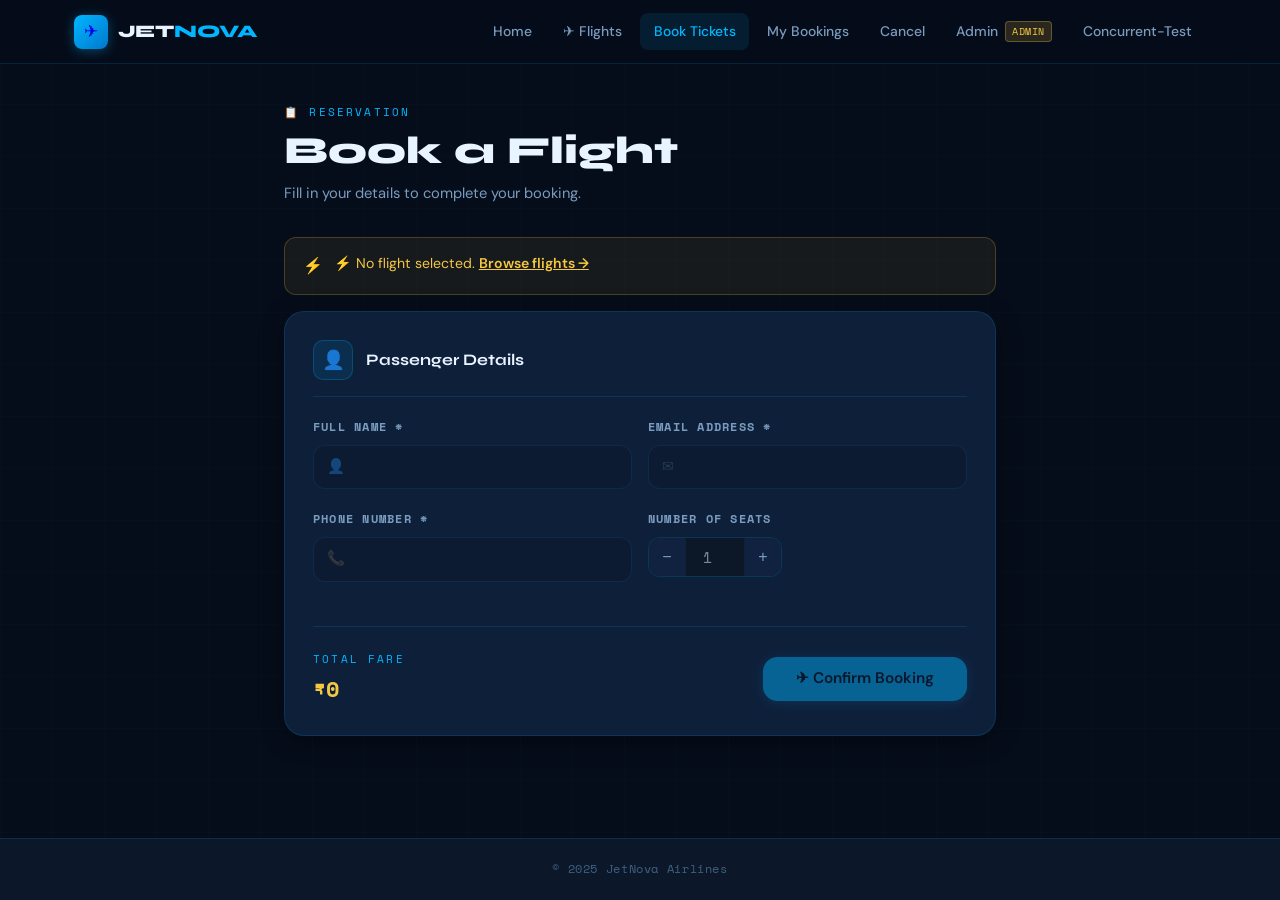
<file: target/airline-booking-system-0.0.1-SNAPSHOT/pages/booking.html>
<!DOCTYPE html>
<html lang="en">
<head>
  <meta charset="UTF-8" />
  <meta name="viewport" content="width=device-width, initial-scale=1.0" />
  <title>JetNova Airlines — Book a Flight</title>
  <link rel="stylesheet" href="../css/style.css" />
  <link rel="stylesheet" href="../css/navbar.css" />
  <link rel="stylesheet" href="../css/forms.css" />
  <link rel="icon" type="image/svg+xml" href="../favicon.svg" />
</head>
<body>
<div class="page-wrapper">
  <nav class="navbar">
    <div class="navbar-inner">
      <a href="index.html" class="navbar-brand"><div class="brand-icon">✈</div><span class="brand-name">JET<span>NOVA</span></span></a>
      <button class="navbar-toggle" id="navbar-toggle">☰</button>
      <ul class="navbar-nav" id="navbar-nav">
        <li><a class="nav-link" href="index.html" data-page="home"> Home</a></li>
        <li><a class="nav-link" href="flights.html" data-page="flights">✈ Flights</a></li>
        <li><a class="nav-link" href="booking.html" data-page="booking"> Book Tickets</a></li>
        <li><a class="nav-link" href="my-bookings.html" data-page="my-bookings">My Bookings</a></li>
        <li><a class="nav-link" href="cancel.html" data-page="cancel"> Cancel</a></li>
        <li><a class="nav-link" href="revenue.html" data-page="revenue"> Admin <span class="nav-badge">ADMIN</span></a></li>
        <li><a class="nav-link" href="concurrent-test.html" data-page="concurrent">Concurrent-Test</a></li>
      </ul>
    </div>
  </nav>

  <main class="main-content">
    <div class="container" style="max-width:760px">
      <span class="section-label">📋 Reservation</span>
      <h1 class="page-title">Book a Flight</h1>
      <p class="page-subtitle">Fill in your details to complete your booking.</p>

      <!-- Alert -->
      <div id="pageAlert" class="alert hidden"></div>

      <!-- Flight info card -->
      <div id="flightCard" class="card hidden" style="margin-bottom:1.75rem">
        <div class="card-header">
          <div class="card-icon">✈</div>
          <span class="card-title">Selected Flight</span>
          <a href="flights.html" class="btn btn-ghost btn-sm" style="margin-left:auto">Change →</a>
        </div>
        
          <div>
            <div class="info-row"><span class="info-label">Flight ID</span><span class="info-value mono text-cyan" id="fc-flight-id">—</span></div>
            <div class="info-row"><span class="info-label">Number</span><span class="info-value mono" id="fc-flight-number">—</span></div>
            <div class="info-row"><span class="info-label">Route</span><span class="info-value td-route" id="fc-route">—</span></div>
          </div>
          <div>
            <div class="info-row"><span class="info-label">Price/seat</span><span class="info-value price-tag" id="fc-price">—</span></div>
            <div class="info-row"><span class="info-label">Available</span><span class="info-value" id="fc-seats">—</span></div>
          </div>
    
      </div>

      <!-- Booking form -->
      <div class="card">
        <div class="card-header">
          <div class="card-icon">👤</div>
          <span class="card-title">Passenger Details</span>
        </div>
        <form id="bookingForm" novalidate>
          <div class="form-row">
            <div class="form-group">
              <label class="form-label" for="passengerName">Full Name *</label>
              <div class="input-wrapper">
                <span class="input-icon">👤</span>
                <input class="form-control" type="text" id="passengerName" required />
              </div>
            </div>
            <div class="form-group">
              <label class="form-label" for="passengerEmail">Email Address *</label>
              <div class="input-wrapper">
                <span class="input-icon">✉</span>
                <input class="form-control" type="email" id="passengerEmail" required />
              </div>
            </div>
          </div>
          <div class="form-row">
            <div class="form-group">
              <label class="form-label" for="passengerPhone">Phone Number *</label>
              <div class="input-wrapper">
                <span class="input-icon">📞</span>
                <input class="form-control" type="tel" id="passengerPhone"  required />
              </div>
            </div>
            <div class="form-group">
              <label class="form-label" for="numSeats">Number of Seats</label>
              <div class="seats-input-wrapper">
                <button type="button" class="seats-btn" id="seatsMinus">−</button>
                <input class="form-control" type="number" id="numSeats" value="1" min="1" max="10" />
                <button type="button" class="seats-btn" id="seatsPlus">+</button>
              </div>
            </div>
          </div>

          <hr class="divider" />
          <div style="display:flex;justify-content:space-between;align-items:center;flex-wrap:wrap;gap:1rem">
            <div>
              <span class="section-label" style="margin-bottom:0.2rem">Total Fare</span>
              <div class="price-tag" id="pricePreview">₹0</div>
            </div>
            <button type="submit" class="btn btn-primary btn-lg" id="btnBook">✈ Confirm Booking</button>
          </div>
        </form>
      </div>
    </div>
  </main>

  <!-- Confirmation Modal -->
  <div id="modalOverlay" class="modal-overlay hidden">
    <div class="modal">
      <div class="modal-header">
        <h3 style="color:var(--green)">✓ Booking Confirmed!</h3>
        <button class="modal-close" id="btnCloseModal">✕</button>
      </div>
      <div class="ticket-card">
        <div style="background:rgba(0,183,255,0.1);border:1px solid rgba(0,183,255,0.3);border-radius:8px;padding:0.6rem 1rem;margin-bottom:1rem;display:flex;justify-content:space-between;align-items:center">
            <span style="font-size:0.75rem;color:var(--text-muted);font-family:var(--font-mono);text-transform:uppercase;letter-spacing:0.1em">Booking ID</span>
            <span style="font-family:var(--font-mono);font-size:1.1rem;font-weight:700;color:var(--cyan)" id="conf-booking-id"></span>
        </div>
        <div class="ticket-route" id="conf-route"></div>
        <hr class="divider" />
        <div class="info-row"><span class="info-label">Passenger</span><span class="info-value" id="conf-passenger"></span></div>
        <div class="info-row"><span class="info-label">Passenger ID</span><span class="info-value mono text-cyan" id="conf-passenger-id"></span></div>
        <div class="info-row"><span class="info-label">Flight</span><span class="info-value mono" id="conf-flight"></span></div>
        <div class="info-row"><span class="info-label">Seats</span><span class="info-value" id="conf-seats"></span></div>
        <div class="info-row"><span class="info-label">Fare Paid</span><span class="info-value price-tag" id="conf-fare"></span></div>
        <div class="info-row"><span class="info-label">Date</span><span class="info-value" id="conf-date"></span></div>
        <div class="info-row"><span class="info-label">Status</span><span><span class="badge badge-confirmed" id="conf-status">CONFIRMED</span></span></div>
        <div style="margin-top:1rem;padding:0.7rem;background:rgba(245,200,66,0.08);border-radius:8px;border:1px solid rgba(245,200,66,0.2);font-size:0.8rem;color:var(--gold)">
          💡 Save your Booking ID to cancel or track your booking later.
       </div>
      </div>
      <div style="display:flex;gap:0.75rem;margin-top:1.5rem;justify-content:center">
        <a href="my-bookings.html" class="btn btn-outline" style="flex:1">View My Bookings</a>
        <button class="btn btn-ghost" id="btnCloseModal2" onclick="document.getElementById('modalOverlay').classList.add('hidden')">Close</button>
      </div>
    </div>
  </div>

  <footer>© 2025 JetNova Airlines</footer>
</div>
<script src="../js/transitions.js"></script>
<script src="../js/api.js"></script>
<script src="../js/booking.js"></script>
</body>
</html>
</file>
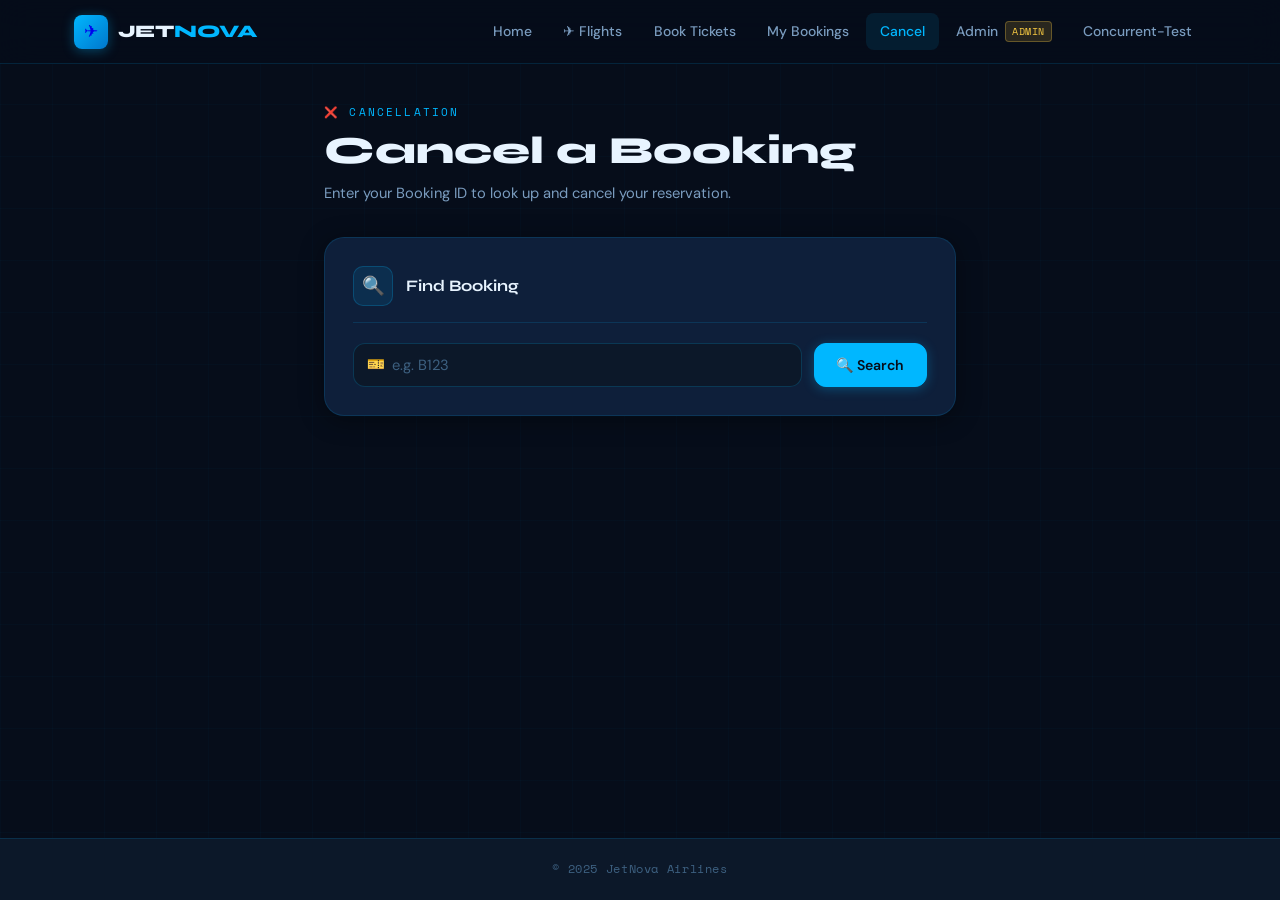
<file: target/airline-booking-system-0.0.1-SNAPSHOT/pages/cancel.html>
<!DOCTYPE html>
<html lang="en">
<head>
  <meta charset="UTF-8" /><meta name="viewport" content="width=device-width, initial-scale=1.0" />
  <title>JetNova Airlines — Cancel Booking</title>
  <link rel="stylesheet" href="../css/style.css" />
  <link rel="stylesheet" href="../css/navbar.css" />
  <link rel="stylesheet" href="../css/forms.css" />
  <link rel="icon" type="image/svg+xml" href="../favicon.svg" />
</head>
<body>
<div class="page-wrapper">
  <nav class="navbar">
    <div class="navbar-inner">
      <a href="index.html" class="navbar-brand"><div class="brand-icon">✈</div><span class="brand-name">JET<span>NOVA</span></span></a>
      <button class="navbar-toggle" id="navbar-toggle">☰</button>
      <ul class="navbar-nav" id="navbar-nav">
        <li><a class="nav-link" href="index.html" data-page="home"> Home</a></li>
        <li><a class="nav-link" href="flights.html" data-page="flights">✈ Flights</a></li>
        <li><a class="nav-link" href="booking.html" data-page="booking"> Book Tickets</a></li>
        <li><a class="nav-link" href="my-bookings.html" data-page="my-bookings"> My Bookings</a></li>
        <li><a class="nav-link" href="cancel.html" data-page="cancel"> Cancel</a></li>
        <li><a class="nav-link" href="revenue.html" data-page="revenue"> Admin <span class="nav-badge">ADMIN</span></a></li>
        <li><a class="nav-link" href="concurrent-test.html" data-page="concurrent">Concurrent-Test</a></li>
      </ul>
    </div>
  </nav>

  <main class="main-content">
    <div class="container" style="max-width:680px">
      <span class="section-label">❌ Cancellation</span>
      <h1 class="page-title">Cancel a Booking</h1>
      <p class="page-subtitle">Enter your Booking ID to look up and cancel your reservation.</p>

      <div id="alertBox" class="alert hidden"></div>

      <!-- Search -->
      <div class="card" style="margin-bottom:1.5rem">
        <div class="card-header"><div class="card-icon">🔍</div><span class="card-title">Find Booking</span></div>
        <div style="display:flex;gap:0.75rem;flex-wrap:wrap">
          <div class="input-wrapper" style="flex:1;min-width:200px">
            <span class="input-icon">🎫</span>
            <input class="form-control" type="text" id="bookingIdInput" placeholder="e.g. B123" style="padding-left:2.4rem" />
          </div>
          <button class="btn btn-primary" id="btnSearchBooking">🔍 Search</button>
        </div>
      </div>

      <!-- Booking card (hidden until found) -->
      <div id="bookingCard" class="card hidden" style="margin-bottom:1.5rem">
        <div class="card-header">
          <div class="card-icon">🎫</div>
          <span class="card-title">Booking Details</span>
          <span id="bc-status" class="badge badge-confirmed" style="margin-left:auto">CONFIRMED</span>
        </div>
        <div class="grid-2">
          <div>
            <div class="info-row"><span class="info-label">Booking ID</span><span class="info-value mono text-cyan" id="bc-booking-id">—</span></div>
            <div class="info-row"><span class="info-label">Passenger</span><span class="info-value" id="bc-passenger">—</span></div>
            <div class="info-row"><span class="info-label">Passenger ID</span><span class="info-value mono" id="bc-passenger-id">—</span></div>
          </div>
          <div>
            <div class="info-row"><span class="info-label">Flight</span><span class="info-value mono" id="bc-flight">—</span></div>
            <div class="info-row"><span class="info-label">Route</span><span class="info-value" id="bc-route">—</span></div>
            <div class="info-row"><span class="info-label">Seats</span><span class="info-value" id="bc-seats">—</span></div>
            <div class="info-row"><span class="info-label">Fare Paid</span><span class="info-value price-tag" id="bc-fare">—</span></div>
            <div class="info-row"><span class="info-label">Date</span><span class="info-value" id="bc-date">—</span></div>
          </div>
        </div>
        <hr class="divider" />
        <div id="alreadyCancelledMsg" class="alert alert-warning hidden">
          <span class="alert-icon">⚠</span><span>This booking has already been cancelled.</span>
        </div>
        <div style="display:flex;gap:0.75rem;justify-content:flex-end;flex-wrap:wrap">
          <button class="btn btn-ghost" onclick="document.getElementById('bookingCard').classList.add('hidden')">Close</button>
          <button class="btn btn-outline" id="btnShowCancelConfirm">Request Cancellation</button>
        </div>
      </div>

      <!-- Confirm panel -->
      <div id="confirmPanel" class="card hidden" style="border-color:rgba(255,77,109,0.3);background:rgba(255,77,109,0.04)">
        <div class="card-header"><div class="card-icon" style="background:rgba(255,77,109,0.1);border-color:rgba(255,77,109,0.3)">⚠</div><span class="card-title text-red">Confirm Cancellation</span></div>
        <p style="margin-bottom:1.25rem;font-size:0.9rem">Are you sure you want to cancel this booking? This action <strong style="color:var(--text-primary)">cannot be undone</strong>.</p>
        <div style="display:flex;gap:0.75rem;justify-content:flex-end">
          <button class="btn btn-ghost" id="btnConfirmNo">Keep Booking</button>
          <button class="btn btn-danger" id="btnConfirmCancel">🗑 Cancel This Booking</button>
        </div>
      </div>
    </div>
  </main>
  <footer>© 2025 JetNova Airlines</footer>
</div>
<script src="../js/transitions.js"></script>
<script src="../js/api.js"></script>
<script src="../js/cancel.js"></script>
</body>
</html>
</file>
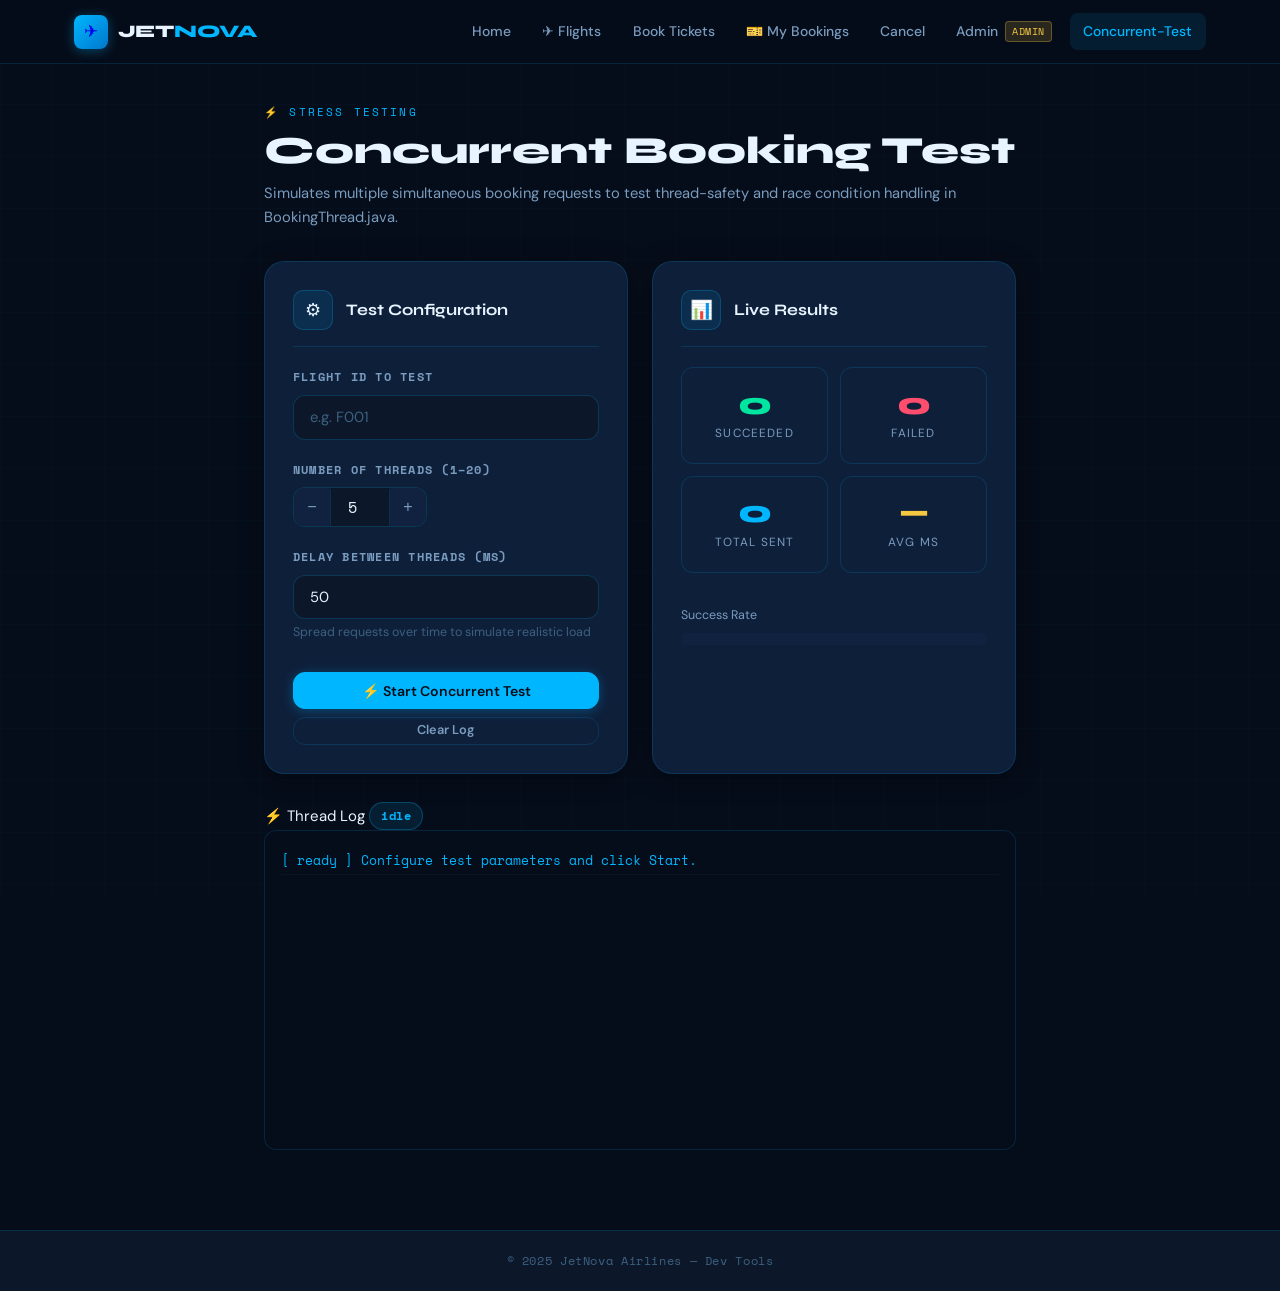
<file: target/airline-booking-system-0.0.1-SNAPSHOT/pages/concurrent-test.html>
<!DOCTYPE html>
<html lang="en">
<head>
  <meta charset="UTF-8" /><meta name="viewport" content="width=device-width, initial-scale=1.0" />
  <title>JetNova Airlines — Concurrent Booking Test</title>
  <link rel="stylesheet" href="../css/style.css" />
  <link rel="stylesheet" href="../css/navbar.css" />
  <link rel="stylesheet" href="../css/forms.css" />
  <link rel="icon" type="image/svg+xml" href="../favicon.svg" />
  <style>
    .log-panel { background: var(--navy); border: 1px solid var(--border); border-radius: var(--radius); padding: 1rem; font-family: var(--font-mono); font-size: 0.8rem; height: 320px; overflow-y: auto; display: flex; flex-direction: column; gap: 0.25rem; }
    .log-line { padding: 0.2rem 0; border-bottom: 1px solid rgba(255,255,255,0.03); animation: slideIn 0.2s ease both; }
    .log-success { color: var(--green); }
    .log-error   { color: var(--red); }
    .log-info    { color: var(--cyan); }
    .log-warn    { color: var(--gold); }
    .result-bar  { height: 12px; border-radius: 6px; background: var(--navy-light); overflow: hidden; margin-top: 0.5rem; }
    .result-fill { height: 100%; border-radius: 6px; transition: width 0.5s ease; }
    @keyframes slideIn { from { opacity:0; transform:translateX(-8px); } to { opacity:1; transform:translateX(0); } }
  </style>
</head>
<body>
<div class="page-wrapper">
  <nav class="navbar">
    <div class="navbar-inner">
      <a href="index.html" class="navbar-brand"><div class="brand-icon">✈</div><span class="brand-name">JET<span>NOVA</span></span></a>
      <button class="navbar-toggle" id="navbar-toggle">☰</button>
      <ul class="navbar-nav" id="navbar-nav">
        <li><a class="nav-link" href="index.html" data-page="home"> Home</a></li>
        <li><a class="nav-link" href="flights.html" data-page="flights">✈ Flights</a></li>
        <li><a class="nav-link" href="booking.html" data-page="booking"> Book Tickets</a></li>
        <li><a class="nav-link" href="my-bookings.html" data-page="my-bookings">🎫 My Bookings</a></li>
        <li><a class="nav-link" href="cancel.html" data-page="cancel"> Cancel</a></li>
        <li><a class="nav-link" href="revenue.html" data-page="revenue"> Admin <span class="nav-badge">ADMIN</span></a></li>
        <li><a class="nav-link" href="concurrent-test.html" data-page="concurrent">Concurrent-Test</a></li>
      </ul>
    </div>
  </nav>

  <main class="main-content">
    <div class="container" style="max-width:800px">
      <span class="section-label">⚡ Stress Testing</span>
      <h1 class="page-title">Concurrent Booking Test</h1>
      <p class="page-subtitle">Simulates multiple simultaneous booking requests to test thread-safety and race condition handling in BookingThread.java.</p>

      <div class="grid-2" style="margin-bottom:1.75rem">
        <!-- Config card -->
        <div class="card">
          <div class="card-header"><div class="card-icon">⚙</div><span class="card-title">Test Configuration</span></div>
          <div class="form-group">
            <label class="form-label" for="flightIdInput">Flight ID to Test</label>
            <input class="form-control" type="text" id="flightIdInput" placeholder="e.g. F001" />
          </div>
          <div class="form-group">
            <label class="form-label" for="threadCount">Number of Threads (1–20)</label>
            <div class="seats-input-wrapper">
              <button type="button" class="seats-btn" id="threadMinus">−</button>
              <input class="form-control" type="number" id="threadCount" value="5" min="1" max="20" />
              <button type="button" class="seats-btn" id="threadPlus">+</button>
            </div>
          </div>
          <div class="form-group">
            <label class="form-label" for="delayMs">Delay Between Threads (ms)</label>
            <input class="form-control" type="number" id="delayMs" value="50" min="0" max="500" placeholder="50" />
            <span class="form-hint muted">Spread requests over time to simulate realistic load</span>
          </div>
          <button class="btn btn-primary btn-full" id="btnStartTest" style="margin-top:0.5rem">⚡ Start Concurrent Test</button>
          <button class="btn btn-ghost btn-full btn-sm" id="btnClearLog" style="margin-top:0.5rem">Clear Log</button>
        </div>

        <!-- Results card -->
        <div class="card">
          <div class="card-header"><div class="card-icon">📊</div><span class="card-title">Live Results</span></div>
          <div class="stats-grid" style="grid-template-columns:1fr 1fr;gap:0.75rem">
            <div class="stat-card"><div class="stat-value green" id="resSuccess">0</div><div class="stat-label">Succeeded</div></div>
            <div class="stat-card"><div class="stat-value red" id="resFailed">0</div><div class="stat-label">Failed</div></div>
            <div class="stat-card"><div class="stat-value" id="resTotal">0</div><div class="stat-label">Total Sent</div></div>
            <div class="stat-card"><div class="stat-value gold" id="resAvgMs">—</div><div class="stat-label">Avg ms</div></div>
          </div>
          <div style="margin-top:1rem">
            <div style="font-size:0.78rem;color:var(--text-muted);margin-bottom:0.3rem">Success Rate</div>
            <div class="result-bar"><div class="result-fill" id="successBar" style="width:0%;background:var(--green)"></div></div>
          </div>
          <div id="testStatus" class="alert alert-info mt-2 hidden"></div>
        </div>
      </div>

      <!-- Live log -->
      <div class="table-wrapper">
        <div class="table-header">
          <span class="table-title">⚡ Thread Log</span>
          <span id="logStatus" class="badge badge-info">idle</span>
        </div>
        <div class="log-panel" id="logPanel">
          <div class="log-line log-info">[ ready ] Configure test parameters and click Start.</div>
        </div>
      </div>
    </div>
  </main>
  <footer>© 2025 JetNova Airlines — Dev Tools</footer>
</div>
<script src="../js/transitions.js"></script>
<script src="../js/api.js"></script>
<script>
document.addEventListener('DOMContentLoaded', () => {
	setActiveNav('concurrent');
  document.getElementById('navbar-toggle')?.addEventListener('click', () => document.getElementById('navbar-nav')?.classList.toggle('open'));
  document.querySelectorAll('.nav-link').forEach(a => a.classList.toggle('active', a.dataset.page === 'concurrent'));

  let successCount = 0, failCount = 0, totalSent = 0, running = false, durations = [];

  document.getElementById('threadPlus').addEventListener('click',  () => adjust('threadCount', 1, 1, 20));
  document.getElementById('threadMinus').addEventListener('click', () => adjust('threadCount', -1, 1, 20));
  document.getElementById('btnClearLog').addEventListener('click', clearLog);
  document.getElementById('btnStartTest').addEventListener('click', startTest);

  function adjust(id, delta, min, max) {
    const el = document.getElementById(id);
    if (el) el.value = Math.max(min, Math.min(max, parseInt(el.value||1) + delta));
  }

  async function startTest() {
    const flightId = document.getElementById('flightIdInput')?.value?.trim();
    const threads  = parseInt(document.getElementById('threadCount')?.value) || 5;
    const delay    = parseInt(document.getElementById('delayMs')?.value) || 50;

    if (!flightId) { log('warn', 'Please enter a Flight ID to test.'); return; }
    if (running)   { log('warn', 'Test already running.'); return; }

    running = true; successCount = 0; failCount = 0; totalSent = 0; durations = [];
    updateStats();
    document.getElementById('logStatus').textContent = 'running';
    document.getElementById('logStatus').className   = 'badge badge-pending';
    document.getElementById('btnStartTest').disabled = true;
    clearLog();
    log('info', `▶ Starting ${threads} concurrent booking requests for flight ${flightId}…`);

    const promises = [];
    for (let i = 0; i < threads; i++) {
      await sleep(delay);
      promises.push(sendBooking(i + 1, flightId));
    }
    await Promise.allSettled(promises);

    running = false;
    document.getElementById('btnStartTest').disabled = false;
    document.getElementById('logStatus').textContent = 'done';
    document.getElementById('logStatus').className   = 'badge badge-confirmed';

    const rate = threads > 0 ? Math.round((successCount / threads) * 100) : 0;
    log('info', `━━━ Test complete: ${successCount} succeeded, ${failCount} failed (${rate}% success rate) ━━━`);
    showStatus(`Test complete — ${successCount}/${threads} succeeded`);
  }

  async function sendBooking(threadNum, flightId) {
	  const t0 = performance.now();
	  totalSent++;
	  updateStats();
	  log('info', `[T-${String(threadNum).padStart(2,'0')}] Sending booking request…`);
	  
	  // Simulate network delay (50-300ms)
	  await sleep(50 + Math.random() * 250);
	  
	  const ms = Math.round(performance.now() - t0);
	  durations.push(ms);
	  successCount++;
	  
	  // Generate fake booking ID
	  const fakeId = 'SIM-' + Math.floor(Math.random() * 9000 + 1000);
	  log('success', `[T-${String(threadNum).padStart(2,'0')}] ✓ Simulated! ID: ${fakeId} (${ms}ms)`);
	  updateStats();
	}

  function updateStats() {
    document.getElementById('resSuccess').textContent = successCount;
    document.getElementById('resFailed').textContent  = failCount;
    document.getElementById('resTotal').textContent   = totalSent;
    const avg = durations.length ? Math.round(durations.reduce((a,b)=>a+b,0)/durations.length) : 0;
    document.getElementById('resAvgMs').textContent   = durations.length ? `${avg}ms` : '—';
    const total = successCount + failCount;
    const pct   = total > 0 ? (successCount / total) * 100 : 0;
    document.getElementById('successBar').style.width = `${pct}%`;
  }

  function log(type, msg) {
    const panel = document.getElementById('logPanel');
    if (!panel) return;
    const line = document.createElement('div');
    line.className = `log-line log-${type}`;
    line.textContent = `${new Date().toLocaleTimeString()} ${msg}`;
    panel.appendChild(line);
    panel.scrollTop = panel.scrollHeight;
  }
  function clearLog() {
    const p = document.getElementById('logPanel');
    if (p) p.innerHTML = '<div class="log-line log-info">[ cleared ] Log cleared.</div>';
  }
  function showStatus(msg) {
    const el = document.getElementById('testStatus');
    if (!el) return;
    el.className = 'alert alert-success mt-2 animate-fade';
    el.innerHTML = `<span>✓ ${msg}</span>`;
    el.classList.remove('hidden');
  }
  function sleep(ms) { return new Promise(r => setTimeout(r, ms)); }
  
  function setActiveNav(page) {
	  document.querySelectorAll('.nav-link').forEach(function(a) {
	    a.classList.toggle('active', a.dataset.page === page);
	  });
	}
});
</script>
</body>
</html>
</file>
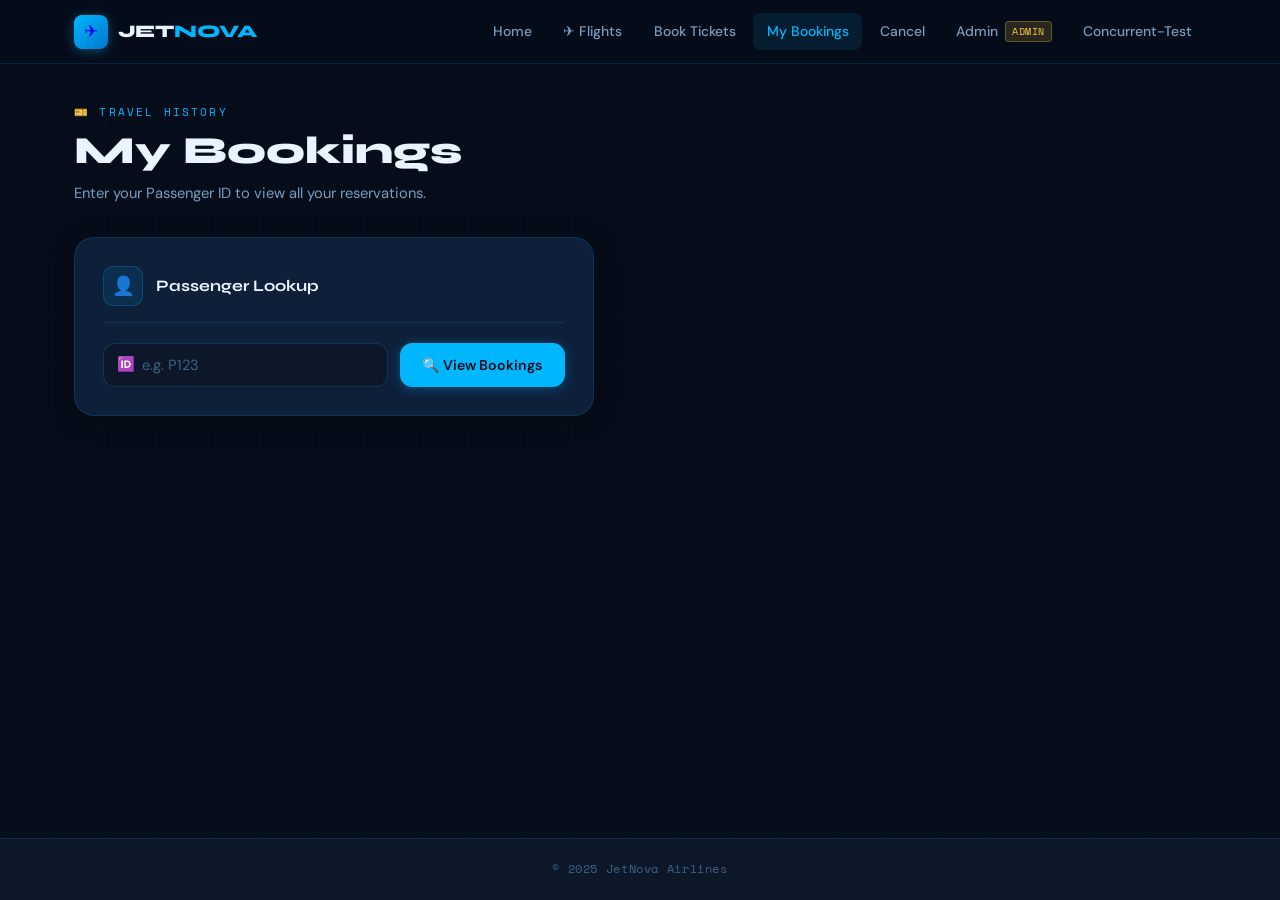
<file: target/airline-booking-system-0.0.1-SNAPSHOT/pages/my-bookings.html>
<!DOCTYPE html>
<html lang="en">
<head>
  <meta charset="UTF-8" /><meta name="viewport" content="width=device-width, initial-scale=1.0" />
  <title>JetNova Airlines — My Bookings</title>
  <link rel="stylesheet" href="../css/style.css" />
  <link rel="stylesheet" href="../css/navbar.css" />
  <link rel="stylesheet" href="../css/forms.css" />
  <link rel="stylesheet" href="../css/table.css" />
  <link rel="icon" type="image/svg+xml" href="../favicon.svg" />
</head>
<body>
<div class="page-wrapper">
  <nav class="navbar">
    <div class="navbar-inner">
      <a href="index.html" class="navbar-brand"><div class="brand-icon">✈</div><span class="brand-name">JET<span>NOVA</span></span></a>
      <button class="navbar-toggle" id="navbar-toggle">☰</button>
      <ul class="navbar-nav" id="navbar-nav">
        <li><a class="nav-link" href="index.html" data-page="home"> Home</a></li>
        <li><a class="nav-link" href="flights.html" data-page="flights">✈ Flights</a></li>
        <li><a class="nav-link" href="booking.html" data-page="booking"> Book Tickets</a></li>
        <li><a class="nav-link" href="my-bookings.html" data-page="my-bookings"> My Bookings</a></li>
        <li><a class="nav-link" href="cancel.html" data-page="cancel"> Cancel</a></li>
        <li><a class="nav-link" href="revenue.html" data-page="revenue"> Admin <span class="nav-badge">ADMIN</span></a></li>
        <li><a class="nav-link" href="concurrent-test.html" data-page="concurrent">Concurrent-Test</a></li>
      </ul>
    </div>
  </nav>

  <main class="main-content">
    <div class="container">
      <span class="section-label">🎫 Travel History</span>
      <h1 class="page-title">My Bookings</h1>
      <p class="page-subtitle">Enter your Passenger ID to view all your reservations.</p>

      <div id="alertBox" class="alert hidden"></div>

      <!-- Lookup -->
      <div class="card" style="margin-bottom:1.75rem;max-width:520px">
        <div class="card-header"><div class="card-icon">👤</div><span class="card-title">Passenger Lookup</span></div>
        <div style="display:flex;gap:0.75rem;flex-wrap:wrap">
          <div class="input-wrapper" style="flex:1;min-width:180px">
            <span class="input-icon">🆔</span>
            <input class="form-control" type="text" id="passengerIdInput" placeholder="e.g. P123" />
          </div>
          <button class="btn btn-primary" id="btnFetchBookings">🔍 View Bookings</button>
        </div>
      </div>

      <!-- Results (hidden until fetched) -->
      <div id="resultsSection" class="hidden">
        <!-- Passenger card -->
        <div id="passengerCard" class="card hidden" style="margin-bottom:1.5rem;max-width:520px">
          <div class="card-header"><div class="card-icon">👤</div><span class="card-title">Passenger Info</span></div>
          <div class="grid-2">
            <div>
              <div class="info-row"><span class="info-label">ID</span><span class="info-value mono text-cyan" id="pc-id">—</span></div>
              <div class="info-row"><span class="info-label">Name</span><span class="info-value" id="pc-name">—</span></div>
            </div>
            <div>
              <div class="info-row"><span class="info-label">Email</span><span class="info-value" id="pc-email">—</span></div>
              <div class="info-row"><span class="info-label">Phone</span><span class="info-value mono" id="pc-phone">—</span></div>
            </div>
          </div>
        </div>

        <!-- Summary -->
        <div class="stats-grid stagger" style="grid-template-columns:repeat(3,1fr);max-width:540px;margin-bottom:1.5rem">
          <div class="stat-card"><div class="stat-value" id="sumTotal">0</div><div class="stat-label">Total</div></div>
          <div class="stat-card"><div class="stat-value green" id="sumActive">0</div><div class="stat-label">Active</div></div>
          <div class="stat-card"><div class="stat-value red" id="sumCancelled">0</div><div class="stat-label">Cancelled</div></div>
        </div>

        <!-- Table -->
        <div id="tableWrapper" class="table-wrapper hidden">
          <div class="table-header">
            <span class="table-title">🎫 Bookings <span class="table-count" id="bookingCount">0</span></span>
          </div>
          <div class="table-scroll">
            <table>
              <thead><tr>
                <th>Booking ID</th><th>Flight ID</th><th>Route</th>
                <th>Status</th><th>Fare</th><th>Date</th>
                <th style="text-align:right">Action</th>
              </tr></thead>
              <tbody id="bookingsBody"></tbody>
            </table>
          </div>
        </div>
        <div id="emptyState" class="empty-state hidden">
          <div class="empty-state-icon">🎫</div>
          <h3>No Bookings Found</h3>
          <p>No bookings found for this passenger ID.</p>
        </div>
      </div>
    </div>
  </main>
  <footer>© 2025 JetNova Airlines</footer>
</div>
<script src="../js/transitions.js"></script>
<script src="../js/api.js"></script>
<script src="../js/my-bookings.js"></script>
</body>
</html>
</file>
<file: target/airline-booking-system-0.0.1-SNAPSHOT/css/style.css>
/* =============================================
   SKYWAY AIRLINES — Global Styles
   Theme: Premium Dark Aviation
   Fonts: Syne (display) + DM Sans (body)
   ============================================= */

@import url('https://fonts.googleapis.com/css2?family=Syne:wght@400;600;700;800&family=DM+Sans:ital,wght@0,300;0,400;0,500;0,600;1,400&family=Space+Mono:wght@400;700&display=swap');

:root {
  --navy:         #060d1a;
  --navy-mid:     #0c1829;
  --navy-light:   #112240;
  --card-bg:      #0e1f3a;
  --border:       rgba(0, 183, 255, 0.15);
  --cyan:         #00b7ff;
  --cyan-dim:     rgba(0, 183, 255, 0.1);
  --cyan-glow:    rgba(0, 183, 255, 0.35);
  --gold:         #f5c842;
  --green:        #00e5a0;
  --red:          #ff4d6d;
  --text-primary: #e8f4ff;
  --text-muted:   #7a9cbf;
  --text-dim:     #3d6080;
  --font-display: 'Syne', sans-serif;
  --font-body:    'DM Sans', sans-serif;
  --font-mono:    'Space Mono', monospace;
  --radius:       12px;
  --radius-lg:    20px;
  --shadow:       0 4px 24px rgba(0,0,0,0.4);
  --shadow-cyan:  0 0 30px rgba(0,183,255,0.12);
  --transition:   0.25s cubic-bezier(0.4, 0, 0.2, 1);
}

*, *::before, *::after { box-sizing: border-box; margin: 0; padding: 0; }
html { scroll-behavior: smooth; }

body {
  font-family: var(--font-body);
  background: var(--navy);
  color: var(--text-primary);
  font-size: 15px;
  line-height: 1.65;
  min-height: 100vh;
  overflow-x: hidden;
}

body::before {
  content: '';
  position: fixed;
  inset: 0;
  background-image:
    linear-gradient(rgba(0,183,255,0.025) 1px, transparent 1px),
    linear-gradient(90deg, rgba(0,183,255,0.025) 1px, transparent 1px);
  background-size: 52px 52px;
  pointer-events: none;
  z-index: 0;
}

.page-wrapper {
  position: relative;
  z-index: 1;
  min-height: 100vh;
  display: flex;
  flex-direction: column;
}
.main-content { flex: 1; padding: 2.5rem 0 5rem; }
.container { max-width: 1180px; margin: 0 auto; padding: 0 1.5rem; }

h1, h2, h3, h4 { font-family: var(--font-display); font-weight: 700; line-height: 1.2; }
h1 { font-size: clamp(2rem, 5vw, 3.5rem); }
h2 { font-size: clamp(1.4rem, 3vw, 2.2rem); }
h3 { font-size: 1.2rem; }
p  { color: var(--text-muted); }

.page-title {
  font-family: var(--font-display);
  font-size: clamp(1.6rem, 4vw, 2.4rem);
  font-weight: 800;
  color: var(--text-primary);
  margin-bottom: 0.4rem;
}
.page-subtitle { color: var(--text-muted); font-size: 0.92rem; margin-bottom: 2rem; }
.section-label {
  font-family: var(--font-mono);
  font-size: 0.68rem;
  letter-spacing: 0.2em;
  text-transform: uppercase;
  color: var(--cyan);
  margin-bottom: 0.4rem;
  display: block;
}

/* Cards */
.card {
  background: var(--card-bg);
  border: 1px solid var(--border);
  border-radius: var(--radius-lg);
  padding: 1.75rem;
  box-shadow: var(--shadow);
  transition: border-color var(--transition), box-shadow var(--transition);
}
.card:hover { border-color: rgba(0,183,255,0.28); box-shadow: var(--shadow-cyan); }
.card-header {
  display: flex;
  align-items: center;
  gap: 0.8rem;
  margin-bottom: 1.25rem;
  padding-bottom: 1rem;
  border-bottom: 1px solid var(--border);
}
.card-icon {
  width: 40px; height: 40px;
  background: var(--cyan-dim);
  border: 1px solid rgba(0,183,255,0.22);
  border-radius: 10px;
  display: flex; align-items: center; justify-content: center;
  font-size: 1.15rem; flex-shrink: 0;
}
.card-title { font-family: var(--font-display); font-weight: 700; font-size: 1rem; color: var(--text-primary); }

/* Stats */
.stats-grid { display: grid; grid-template-columns: repeat(auto-fit, minmax(170px, 1fr)); gap: 1rem; margin-bottom: 2rem; }
.stat-card {
  background: var(--card-bg);
  border: 1px solid var(--border);
  border-radius: var(--radius);
  padding: 1.2rem 1.4rem;
  text-align: center;
  transition: var(--transition);
  cursor: default;
}
.stat-card:hover { border-color: var(--cyan); transform: translateY(-2px); box-shadow: 0 8px 24px rgba(0,183,255,0.1); }
.stat-value { font-family: var(--font-display); font-size: 2rem; font-weight: 800; color: var(--cyan); line-height: 1; margin-bottom: 0.3rem; }
.stat-value.green { color: var(--green); }
.stat-value.gold  { color: var(--gold); }
.stat-value.red   { color: var(--red); }
.stat-label { font-size: 0.74rem; color: var(--text-muted); text-transform: uppercase; letter-spacing: 0.1em; }

/* Badges */
.badge {
  display: inline-flex; align-items: center; gap: 0.28rem;
  padding: 0.22rem 0.7rem;
  border-radius: 999px;
  font-size: 0.72rem; font-weight: 600;
  font-family: var(--font-mono); letter-spacing: 0.04em;
}
.badge-confirmed, .badge-success { background: rgba(0,229,160,0.1); color: var(--green); border: 1px solid rgba(0,229,160,0.28); }
.badge-cancelled, .badge-error   { background: rgba(255,77,109,0.1); color: var(--red);   border: 1px solid rgba(255,77,109,0.28); }
.badge-pending  { background: rgba(245,200,66,0.1); color: var(--gold); border: 1px solid rgba(245,200,66,0.28); }
.badge-info     { background: var(--cyan-dim); color: var(--cyan);  border: 1px solid rgba(0,183,255,0.28); }

/* Alerts */
.alert {
  border-radius: var(--radius);
  padding: 0.9rem 1.1rem;
  font-size: 0.88rem;
  display: flex; align-items: flex-start; gap: 0.7rem;
  margin-bottom: 1rem;
}
.alert-icon { font-size: 1rem; flex-shrink: 0; margin-top: 1px; }
.alert-success { background: rgba(0,229,160,0.07);  border: 1px solid rgba(0,229,160,0.22);  color: var(--green); }
.alert-error   { background: rgba(255,77,109,0.07); border: 1px solid rgba(255,77,109,0.22); color: var(--red); }
.alert-info    { background: var(--cyan-dim);       border: 1px solid rgba(0,183,255,0.22);  color: var(--cyan); }
.alert-warning { background: rgba(245,200,66,0.07); border: 1px solid rgba(245,200,66,0.22); color: var(--gold); }

/* Loading */
.loading-spinner {
  display: inline-block; width: 18px; height: 18px;
  border: 2px solid rgba(0,183,255,0.2);
  border-top-color: var(--cyan);
  border-radius: 50%;
  animation: spin 0.7s linear infinite;
  vertical-align: middle;
}
@keyframes spin { to { transform: rotate(360deg); } }
.loading-overlay {
  display: flex; flex-direction: column;
  align-items: center; justify-content: center;
  padding: 3rem; gap: 1rem; color: var(--text-muted);
}

/* Empty state */
.empty-state { text-align: center; padding: 3.5rem 2rem; color: var(--text-muted); }
.empty-state-icon { font-size: 3rem; margin-bottom: 1rem; opacity: 0.45; }
.empty-state h3 { color: var(--text-primary); margin-bottom: 0.5rem; }
.empty-state p  { font-size: 0.88rem; }

/* Utils */
.hidden      { display: none !important; }
.text-cyan   { color: var(--cyan); }
.text-green  { color: var(--green); }
.text-red    { color: var(--red); }
.text-gold   { color: var(--gold); }
.text-muted  { color: var(--text-muted); }
.text-center { text-align: center; }
.mono        { font-family: var(--font-mono); font-size: 0.85em; }
.divider     { border: none; border-top: 1px solid var(--border); margin: 1.5rem 0; }
.mt-1 { margin-top: 0.5rem; }
.mt-2 { margin-top: 1rem; }
.mt-3 { margin-top: 1.5rem; }
.mb-2 { margin-bottom: 1rem; }

/* Grid layouts */
.grid-2 { display: grid; grid-template-columns: repeat(auto-fit, minmax(280px, 1fr)); gap: 1.5rem; }
.grid-3 { display: grid; grid-template-columns: repeat(auto-fit, minmax(220px, 1fr)); gap: 1.25rem; }

/* Route display */
.route-display { display: flex; align-items: center; gap: 0.6rem; font-family: var(--font-display); font-weight: 700; font-size: 1.05rem; }
.route-arrow { color: var(--cyan); font-size: 0.9rem; flex-shrink: 0; }

/* Price tag */
.price-tag { font-family: var(--font-mono); font-size: 1.35rem; font-weight: 700; color: var(--gold); }
.price-tag small { font-size: 0.6em; color: var(--text-muted); }

/* Info row */
.info-row { display: flex; align-items: baseline; gap: 0.5rem; margin-bottom: 0.6rem;}
.info-label { font-size: 0.78rem; color: var(--text-dim); text-transform: uppercase; letter-spacing: 0.08em; width: 120px; flex-shrink: 0; font-family: var(--font-mono);}
.info-value { font-size: 0.92rem; color: var(--text-primary); font-weight: 500; }

/* Modal */
.modal-overlay {
  position: fixed; inset: 0;
  background: rgba(6,13,26,0.85);
  backdrop-filter: blur(6px);
  z-index: 1000;
  display: flex; align-items: center; justify-content: center;
  padding: 1.5rem;
  animation: fadeIn 0.2s ease;
}
.modal {
  background: var(--navy-light);
  border: 1px solid rgba(0,183,255,0.25);
  border-radius: var(--radius-lg);
  padding: 2rem;
  max-width: 500px; width: 100%;
  box-shadow: 0 20px 60px rgba(0,0,0,0.6), 0 0 40px rgba(0,183,255,0.1);
  animation: fadeInUp 0.3s ease;
}
.modal-header { display: flex; justify-content: space-between; align-items: center; margin-bottom: 1.5rem; }
.modal-close { background: none; border: none; color: var(--text-muted); font-size: 1.4rem; cursor: pointer; line-height: 1; padding: 0.2rem; transition: color var(--transition); }
.modal-close:hover { color: var(--red); }

/* Ticket card inside modal */
.ticket-card {
  background: var(--card-bg);
  border: 1px dashed rgba(0,183,255,0.25);
  border-radius: var(--radius);
  padding: 1.5rem;
  position: relative;
  overflow: hidden;
}
.ticket-card::before {
  content: '✈';
  position: absolute;
  right: 1rem; bottom: 0.5rem;
  font-size: 5rem;
  opacity: 0.04;
  line-height: 1;
  pointer-events: none;
}
.ticket-id { font-family: var(--font-mono); font-size: 0.75rem; color: var(--text-dim); margin-bottom: 0.25rem; }
.ticket-route { font-family: var(--font-display); font-size: 1.5rem; font-weight: 800; color: var(--text-primary); margin-bottom: 1rem; }

/* Footer */
footer {
  background: var(--navy-mid);
  border-top: 1px solid var(--border);
  padding: 1.25rem;
  text-align: center;
  font-size: 0.78rem;
  color: var(--text-dim);
  font-family: var(--font-mono);
  letter-spacing: 0.05em;
}

/* Animations */
@keyframes fadeInUp { from { opacity:0; transform:translateY(16px); } to { opacity:1; transform:translateY(0); } }
@keyframes fadeIn   { from { opacity:0; } to { opacity:1; } }
@keyframes slideIn  { from { opacity:0; transform:translateX(-12px); } to { opacity:1; transform:translateX(0); } }

.animate-up   { animation: fadeInUp 0.4s ease both; }
.animate-fade { animation: fadeIn 0.3s ease both; }

.stagger > * { animation: fadeInUp 0.4s ease both; }
.stagger > *:nth-child(1) { animation-delay: 0.05s; }
.stagger > *:nth-child(2) { animation-delay: 0.1s; }
.stagger > *:nth-child(3) { animation-delay: 0.15s; }
.stagger > *:nth-child(4) { animation-delay: 0.2s; }
.stagger > *:nth-child(5) { animation-delay: 0.25s; }
.stagger > *:nth-child(6) { animation-delay: 0.3s; }

@media (max-width: 768px) {
  .stats-grid { grid-template-columns: repeat(2,1fr); }
  .grid-2, .grid-3 { grid-template-columns: 1fr; }
  .info-label { width: 100px; }
}
@media (max-width: 480px) {
  .card { padding: 1.2rem; }
  .modal { padding: 1.5rem; }
}

/* ── Hero section ── */
.hero {
  padding: 5rem 0 3rem;
  position: relative;
  overflow: hidden;
}
.hero::before {
  content: '';
  position: absolute;
  top: -100px; right: -100px;
  width: 600px; height: 600px;
  background: radial-gradient(circle, rgba(0,183,255,0.06) 0%, transparent 65%);
  pointer-events: none;
}
.hero-content { position: relative; z-index: 1; }
.hero h1 { margin-bottom: 1rem; }
.search-card { transition: border-color var(--transition), box-shadow var(--transition); }

/* Quick link card hover animations */
.quick-card {
  transition: transform 0.3s ease, box-shadow 0.3s ease, border-color 0.3s ease;
  position: relative;
  overflow: hidden;
}

.quick-card::before {
  content: '';
  position: absolute;
  inset: 0;
  background: linear-gradient(135deg, rgba(0,183,255,0.08), rgba(0,229,160,0.05));
  opacity: 0;
  transition: opacity 0.3s ease;
  border-radius: inherit;
}

.quick-card:hover {
  transform: translateY(-6px) scale(1.02);
  box-shadow: 0 12px 40px rgba(0,183,255,0.2), 0 0 0 1px rgba(0,183,255,0.4);
  border-color: rgba(0,183,255,0.5);
}

.quick-card:hover::before {
  opacity: 1;
}

.quick-card:hover .card-icon {
  transform: scale(1.2) rotate(-8deg);
  transition: transform 0.3s ease;
}

.card-icon {
  transition: transform 0.3s ease;
}

.quick-card:active {
  transform: translateY(-2px) scale(1.01);
}
</file>
<file: target/airline-booking-system-0.0.1-SNAPSHOT/css/navbar.css>
/* =============================================
   SKYWAY AIRLINES — Navbar Styles
   ============================================= */

.navbar {
  position: sticky;
  top: 0;
  z-index: 100;
  background: rgba(6,13,26,0.92);
  backdrop-filter: blur(16px);
  -webkit-backdrop-filter: blur(16px);
  border-bottom: 1px solid var(--border);
  height: 64px;
  display: flex;
  align-items: center;
}

.navbar-inner {
  max-width: 1180px;
  margin: 0 auto;
  padding: 0 1.5rem;
  width: 100%;
  display: flex;
  align-items: center;
  justify-content: space-between;
  gap: 2rem;
}

/* Logo */
.navbar-brand {
  display: flex;
  align-items: center;
  gap: 0.6rem;
  text-decoration: none;
  flex-shrink: 0;
}
.brand-icon {
  width: 34px; height: 34px;
  background: linear-gradient(135deg, var(--cyan), #0077cc);
  border-radius: 8px;
  display: flex; align-items: center; justify-content: center;
  font-size: 1.05rem;
  box-shadow: 0 2px 12px rgba(0,183,255,0.35);
  transition: transform var(--transition), box-shadow var(--transition);
}
.navbar-brand:hover .brand-icon { transform: rotate(-8deg) scale(1.05); box-shadow: 0 4px 20px rgba(0,183,255,0.5); }
.brand-name {
  font-family: var(--font-display);
  font-weight: 800;
  font-size: 1.1rem;
  color: var(--text-primary);
  letter-spacing: -0.01em;
}
.brand-name span { color: var(--cyan); }

/* Nav links */
.navbar-nav {
  display: flex;
  align-items: center;
  gap: 0.25rem;
  list-style: none;
}
.nav-item {}
.nav-link {
  display: flex;
  align-items: center;
  gap: 0.4rem;
  padding: 0.45rem 0.85rem;
  border-radius: 8px;
  text-decoration: none;
  font-size: 0.87rem;
  font-weight: 500;
  color: var(--text-muted);
  transition: color var(--transition), background var(--transition);
  white-space: nowrap;
}
.nav-link:hover { color: var(--text-primary); background: rgba(255,255,255,0.05); }
.nav-link.active { color: var(--cyan); background: var(--cyan-dim); }
.nav-icon { font-size: 0.9rem; opacity: 0.8; }

/* Admin badge in nav */
.nav-badge {
  font-family: var(--font-mono);
  font-size: 0.6rem;
  background: rgba(245,200,66,0.15);
  color: var(--gold);
  border: 1px solid rgba(245,200,66,0.3);
  padding: 0.1rem 0.4rem;
  border-radius: 4px;
  letter-spacing: 0.06em;
}

/* Mobile toggle */
.navbar-toggle {
  display: none;
  background: none;
  border: 1px solid var(--border);
  border-radius: 8px;
  color: var(--text-muted);
  font-size: 1.2rem;
  padding: 0.4rem 0.6rem;
  cursor: pointer;
  transition: color var(--transition), border-color var(--transition);
}
.navbar-toggle:hover { color: var(--cyan); border-color: rgba(0,183,255,0.4); }

/* Mobile menu */
@media (max-width: 768px) {
  .navbar-toggle { display: flex; align-items: center; }
  .navbar-nav {
    display: none;
    position: absolute;
    top: 64px; left: 0; right: 0;
    background: rgba(6,13,26,0.97);
    backdrop-filter: blur(20px);
    border-bottom: 1px solid var(--border);
    flex-direction: column;
    align-items: stretch;
    padding: 1rem;
    gap: 0.25rem;
  }
  .navbar-nav.open { display: flex; animation: fadeInUp 0.2s ease; }
  .nav-link { padding: 0.7rem 1rem; font-size: 0.92rem; }
}
</file>
<file: target/airline-booking-system-0.0.1-SNAPSHOT/css/forms.css>
/* =============================================
   SKYWAY AIRLINES — Form Styles
   ============================================= */

/* Form group */
.form-group { margin-bottom: 1.25rem; }
.form-row { display: grid; grid-template-columns: repeat(auto-fit, minmax(200px, 1fr)); gap: 1rem; }

/* Label */
.form-label {
  display: block;
  font-size: 0.78rem;
  font-weight: 600;
  text-transform: uppercase;
  letter-spacing: 0.1em;
  color: var(--text-muted);
  margin-bottom: 0.45rem;
  font-family: var(--font-mono);
}

/* Input / Select / Textarea */
.form-control {
  width: 100%;
  background: var(--navy-mid);
  border: 1px solid rgba(0,183,255,0.2);
  border-radius: var(--radius);
  color: var(--text-primary);
  font-family: var(--font-body);
  font-size: 0.92rem;
  padding: 0.7rem 1rem;
  outline: none;
  transition: border-color var(--transition), box-shadow var(--transition), background var(--transition);
  -webkit-appearance: none;
}
.form-control::placeholder { color: var(--text-dim); }
.form-control:hover { border-color: rgba(0,183,255,0.35); }
.form-control:focus {
  border-color: var(--cyan);
  box-shadow: 0 0 0 3px rgba(0,183,255,0.12);
  background: var(--navy-light);
}
.form-control:disabled { opacity: 0.5; cursor: not-allowed; }

select.form-control { cursor: pointer; }
select.form-control option { background: var(--navy-mid); color: var(--text-primary); }

textarea.form-control { resize: vertical; min-height: 100px; }

/* Input with icon */
.input-wrapper { position: relative; }
.input-icon {
  position: absolute;
  left: 0.9rem;
  top: 50%;
  transform: translateY(-50%);
  color: var(--text-dim);
  font-size: 0.9rem;
  pointer-events: none;
  transition: color var(--transition);
}
.input-wrapper:focus-within .input-icon { color: var(--cyan); }
.input-wrapper .form-control { padding-left: 2.4rem; }

/* Input suffix */
.input-suffix {
  position: absolute;
  right: 0.9rem;
  top: 50%;
  transform: translateY(-50%);
  font-size: 0.75rem;
  color: var(--text-dim);
  font-family: var(--font-mono);
}

/* Validation states */
.form-control.is-valid   { border-color: var(--green); }
.form-control.is-invalid { border-color: var(--red); }
.form-control.is-valid:focus   { box-shadow: 0 0 0 3px rgba(0,229,160,0.12); }
.form-control.is-invalid:focus { box-shadow: 0 0 0 3px rgba(255,77,109,0.12); }
.form-hint { font-size: 0.78rem; margin-top: 0.35rem; }
.form-hint.valid   { color: var(--green); }
.form-hint.invalid { color: var(--red); }
.form-hint.muted   { color: var(--text-dim); }

/* Search bar */
.search-bar {
  display: flex;
  gap: 0.75rem;
  align-items: flex-end;
  flex-wrap: wrap;
  background: var(--card-bg);
  border: 1px solid var(--border);
  border-radius: var(--radius-lg);
  padding: 1.25rem 1.5rem;
  margin-bottom: 1.75rem;
}
.search-bar .form-group { margin-bottom: 0; flex: 1; min-width: 160px; }

/* Filter bar */
.filter-bar {
  display: flex;
  gap: 0.5rem;
  flex-wrap: wrap;
  margin-bottom: 1.5rem;
  align-items: center;
}
.filter-label {
  font-family: var(--font-mono);
  font-size: 0.7rem;
  color: var(--text-dim);
  letter-spacing: 0.1em;
  text-transform: uppercase;
  margin-right: 0.25rem;
}

/* Buttons */
.btn {
  display: inline-flex;
  align-items: center;
  justify-content: center;
  gap: 0.5rem;
  padding: 0.65rem 1.35rem;
  border-radius: var(--radius);
  font-family: var(--font-body);
  font-size: 0.88rem;
  font-weight: 600;
  cursor: pointer;
  border: 1px solid transparent;
  outline: none;
  transition: all var(--transition);
  white-space: nowrap;
  text-decoration: none;
  line-height: 1;
}
.btn:disabled { opacity: 0.45; cursor: not-allowed; pointer-events: none; }

.btn-primary {
  background: var(--cyan);
  color: var(--navy);
  border-color: var(--cyan);
  box-shadow: 0 2px 12px rgba(0,183,255,0.3);
}
.btn-primary:hover {
  background: #29c9ff;
  box-shadow: 0 4px 20px rgba(0,183,255,0.45);
  transform: translateY(-1px);
}
.btn-primary:active { transform: translateY(0); }

.btn-outline {
  background: transparent;
  color: var(--cyan);
  border-color: rgba(0,183,255,0.35);
}
.btn-outline:hover { background: var(--cyan-dim); border-color: var(--cyan); }
.btn-outline.active, .btn-outline[data-active="true"] {
  background: var(--cyan-dim);
  border-color: var(--cyan);
}

.btn-danger {
  background: rgba(255,77,109,0.12);
  color: var(--red);
  border-color: rgba(255,77,109,0.3);
}
.btn-danger:hover { background: rgba(255,77,109,0.2); border-color: var(--red); }

.btn-success {
  background: rgba(0,229,160,0.12);
  color: var(--green);
  border-color: rgba(0,229,160,0.3);
}
.btn-success:hover { background: rgba(0,229,160,0.22); border-color: var(--green); }

.btn-ghost {
  background: transparent;
  color: var(--text-muted);
  border-color: var(--border);
}
.btn-ghost:hover { color: var(--text-primary); background: rgba(255,255,255,0.04); }

.btn-sm { padding: 0.4rem 0.85rem; font-size: 0.8rem; }
.btn-lg { padding: 0.85rem 2rem; font-size: 0.96rem; border-radius: 14px; }
.btn-full { width: 100%; }

/* Loading state */
.btn.loading .btn-text { opacity: 0; }
.btn.loading::after {
  content: '';
  position: absolute;
  width: 16px; height: 16px;
  border: 2px solid currentColor;
  border-top-color: transparent;
  border-radius: 50%;
  animation: spin 0.7s linear infinite;
}
.btn { position: relative; }

/* Number input seats */
.seats-input-wrapper {
  display: flex;
  align-items: center;
  gap: 0;
  border: 1px solid rgba(0,183,255,0.2);
  border-radius: var(--radius);
  overflow: hidden;
  background: var(--navy-mid);
  width: fit-content;
}
.seats-btn {
  background: var(--navy-light);
  border: none;
  color: var(--text-muted);
  width: 36px; height: 38px;
  cursor: pointer;
  font-size: 1rem;
  transition: color var(--transition), background var(--transition);
  display: flex; align-items: center; justify-content: center;
}
.seats-btn:hover { color: var(--cyan); background: var(--cyan-dim); }
.seats-input-wrapper .form-control {
  width: 60px;
  text-align: center;
  border: none;
  border-radius: 0;
  border-left: 1px solid rgba(0,183,255,0.15);
  border-right: 1px solid rgba(0,183,255,0.15);
  padding: 0.5rem;
  font-family: var(--font-mono);
}
.seats-input-wrapper .form-control:focus { box-shadow: none; }

@media (max-width: 600px) {
  .search-bar { flex-direction: column; }
  .search-bar .form-group { width: 100%; }
  .form-row { grid-template-columns: 1fr; }
}
</file>
<file: target/airline-booking-system-0.0.1-SNAPSHOT/css/table.css>
/* =============================================
   SKYWAY AIRLINES — Table Styles
   ============================================= */

.table-wrapper {
  background: var(--card-bg);
  border: 1px solid var(--border);
  border-radius: var(--radius-lg);
  overflow: hidden;
  box-shadow: var(--shadow);
}
.table-header {
  display: flex;
  align-items: center;
  justify-content: space-between;
  padding: 1.25rem 1.5rem;
  border-bottom: 1px solid var(--border);
  flex-wrap: wrap;
  gap: 0.75rem;
}
.table-title {
  font-family: var(--font-display);
  font-weight: 700;
  font-size: 1rem;
  color: var(--text-primary);
  display: flex; align-items: center; gap: 0.5rem;
}
.table-count {
  font-family: var(--font-mono);
  font-size: 0.7rem;
  background: var(--cyan-dim);
  color: var(--cyan);
  padding: 0.15rem 0.5rem;
  border-radius: 999px;
}

/* Scroll container for mobile */
.table-scroll { overflow-x: auto; -webkit-overflow-scrolling: touch; }

table {
  width: 100%;
  border-collapse: collapse;
  min-width: 600px;
}
thead { background: rgba(0,183,255,0.04); }
thead th {
  padding: 0.8rem 1.25rem;
  text-align: left;
  font-family: var(--font-mono);
  font-size: 0.68rem;
  font-weight: 400;
  letter-spacing: 0.14em;
  text-transform: uppercase;
  color: var(--text-muted);
  border-bottom: 1px solid var(--border);
  white-space: nowrap;
  position: sticky;
  top: 0;
  background: var(--navy-light);
  z-index: 1;
}
thead th:first-child { padding-left: 1.5rem; }
thead th:last-child  { padding-right: 1.5rem; text-align: right; }

tbody tr {
  border-bottom: 1px solid rgba(0,183,255,0.07);
  transition: background var(--transition);
}
tbody tr:last-child { border-bottom: none; }
tbody tr:hover { background: rgba(0,183,255,0.04); }

tbody td {
  padding: 0.9rem 1.25rem;
  font-size: 0.9rem;
  color: var(--text-primary);
  vertical-align: middle;
}
tbody td:first-child { padding-left: 1.5rem; }
tbody td:last-child  { padding-right: 1.5rem; text-align: right; }

/* Special cells */
.td-id {
  font-family: var(--font-mono);
  font-size: 0.78rem;
  color: var(--cyan);
}
.td-route {
  font-family: var(--font-display);
  font-weight: 600;
}
.td-price {
  font-family: var(--font-mono);
  color: var(--gold);
  font-weight: 700;
}
.td-seats { font-family: var(--font-mono); }
.td-seats.low  { color: var(--red); }
.td-seats.ok   { color: var(--green); }
.td-date { font-size: 0.82rem; color: var(--text-muted); }

/* Seats bar */
.seats-bar {
  display: flex;
  align-items: center;
  gap: 0.6rem;
}
.seats-track {
  flex: 1;
  height: 4px;
  background: rgba(255,255,255,0.06);
  border-radius: 2px;
  overflow: hidden;
  min-width: 60px;
}
.seats-fill {
  height: 100%;
  border-radius: 2px;
  background: var(--green);
  transition: width 0.5s ease;
}
.seats-fill.low    { background: var(--red); }
.seats-fill.medium { background: var(--gold); }

/* Sortable header */
.sortable {
  cursor: pointer;
  user-select: none;
}
.sortable:hover { color: var(--cyan); }
.sort-icon { margin-left: 0.3rem; opacity: 0.5; font-size: 0.8em; }
.sortable.asc  .sort-icon { opacity: 1; content: '↑'; }
.sortable.desc .sort-icon { opacity: 1; content: '↓'; }

/* Action buttons in table */
.td-actions {
  display: flex;
  align-items: center;
  justify-content: flex-end;
  gap: 0.5rem;
}

/* Table footer / pagination */
.table-footer {
  display: flex;
  align-items: center;
  justify-content: space-between;
  padding: 1rem 1.5rem;
  border-top: 1px solid var(--border);
  font-size: 0.82rem;
  color: var(--text-muted);
  flex-wrap: wrap;
  gap: 0.75rem;
}
.table-summary { font-family: var(--font-mono); }

/* Responsive: stack on very small screens */
@media (max-width: 400px) {
  .table-header { flex-direction: column; align-items: flex-start; }
}
</file>
